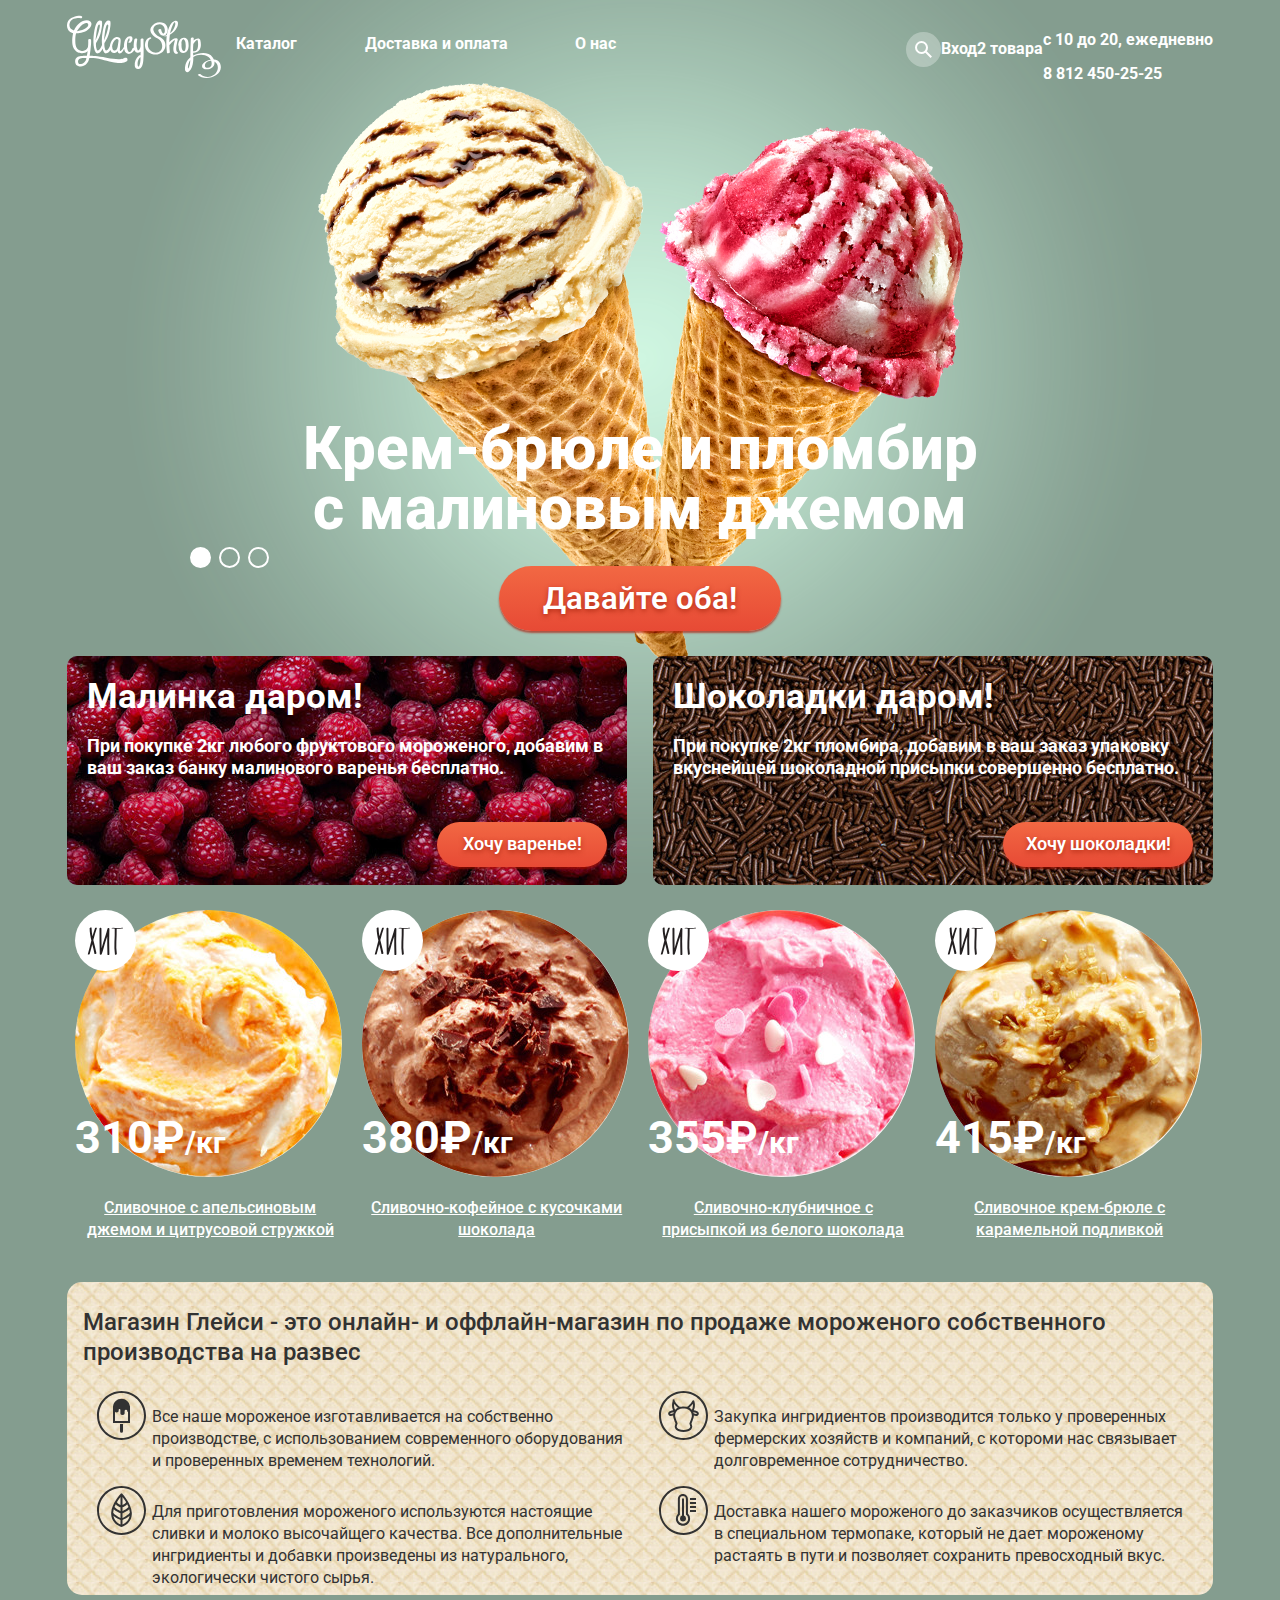
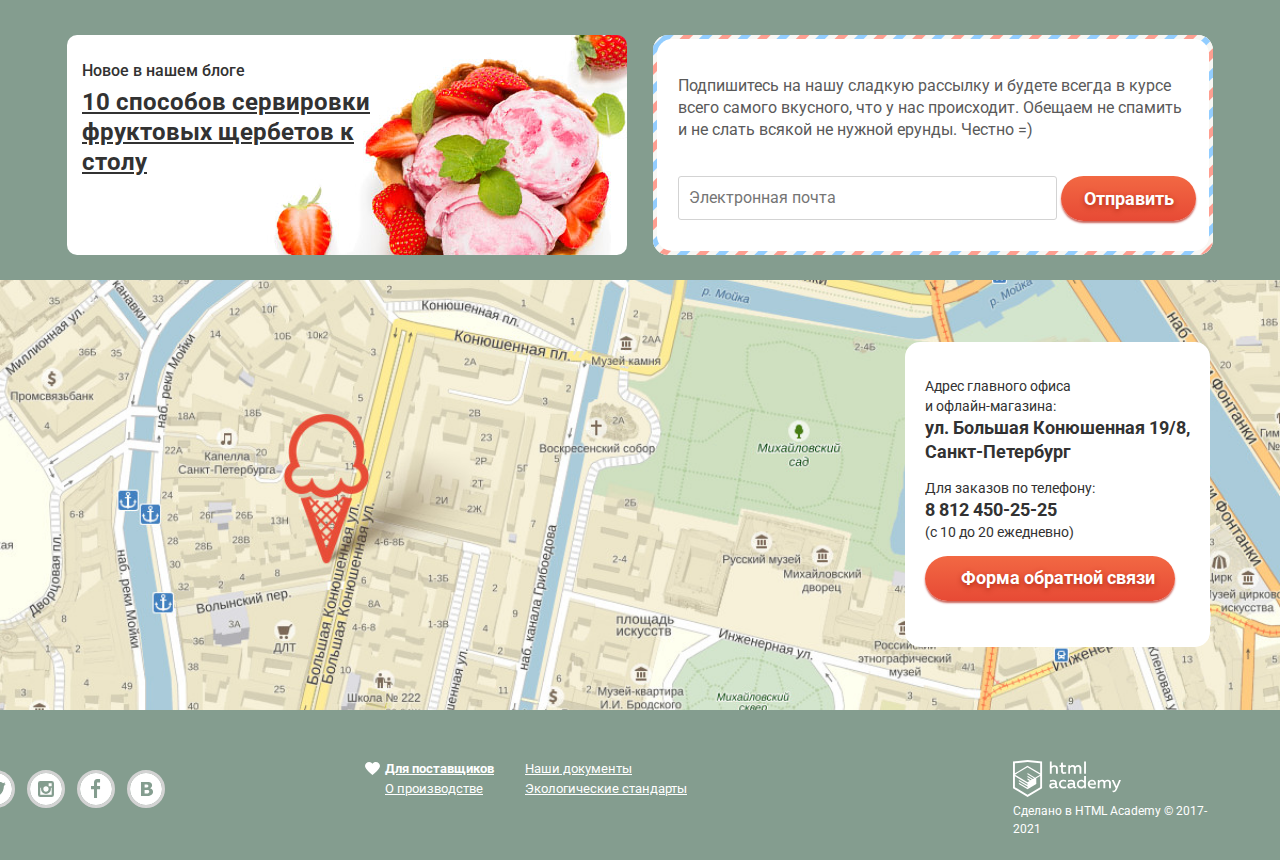
<file: index.html>
<!DOCTYPE html>
<html lang="ru">
  <head>
    <meta charset="utf-8">
    <title>HTML Academy: Глейси</title>
    <link href="https://fonts.googleapis.com/css?family=Roboto:400,500,700" rel="stylesheet">
    <link href="./css/normalize.css" rel="stylesheet">
    <link href="./css/style.css" rel="stylesheet">
  </head>
  <body>

      <input class="visually-hidden" type="radio" id="product-1" name="toggle" checked>
      <input class="visually-hidden" type="radio" id="product-2" name="toggle">
      <input class="visually-hidden" type="radio" id="product-3" name="toggle">

      <div class="site-wrapper">
        <div class="crop">
          <header class="main-header">
            <nav class="main-navigation">
              <a class="main-header-logo" href="index.html">
                <img src="./img/logo.svg" width="154" height="64" alt="Логотип сайта  мороженного Глейси">
              </a>
              <ul class="site-navigation">
                <li>
                  <a href="./catalog.html">Каталог</a>
                  <!-- <ul>
                    <li><a href="./new.html">Новинки</a></li>
                    <li><a href="./catalog.html">Сливочное</a></li>
                    <li><a href="#">Щербеты</a></li>
                    <li><a href="#">Фруктовый лед</a></li>
                    <li><a href="#">Мелорит</a></li>
                  </ul> -->
                </li>
                <li><a href="./shipping.html">Доставка и оплата</a></li>
                <li><a href="./about.html">О нас</a></li>
              </ul>
              <div class="find">
                <div class="loupe"></div>
                <!-- <form>
                  <label class="visually-hidden" for="header-search">Введите то,что хотите найти на сайте.</label>
                  <input type="search" name="search" placeholder="Что ищем?"
                  id="header-search">
                </form> -->
              </div>
              <ul class="user-navigation">
                <li class="login-link">Вход
                  <!-- <ul>
                    <li>
                      <form class="login-input" method="post" action="https://echo.htmlacademy.ru">
                        <label class="visually-hidden" for="login-email">Введите логин (ваша электронная почта)</label>
                        <input type="email" id="login-email" name="login" placeholder="Электронная почта">

                        <label class="visually-hidden" for="login-password">Введите пароль от сайта Глейси</label>
                        <input type="password" id="login-password" name="password" placeholder="Пароль">

                        <button type="submit">Войти</button>
                      </form>
                    </li>
                    <li><a href="./restore-password.html">Забыли пароль?</a></li>
                    <li><a href="./new-registration.html">Новая регистрация</a></li>
                  </ul> -->
                </li>
              </ul>
              <div class="recycle">
                <span class="trash">2 товара</span>
              </div>
              <div class="phone-number">
                <p>с 10 до 20, ежедневно</p>
                <a href="tel:+78124502525">8 812 450-25-25</a>
              </div>
            </nav>
          </header>

          <div class="container">
            <section class="slider">
              <div class="slider-controls">
                <label for="product-1">Первый</label>
                <label for="product-2">Второй</label>
                <label for="product-3">Третий</label>
              </div>
              <ul class="slider-list">
                <li class="slider-item slide" id="slide1">
                  <h3 class="slide-title">
                    Крем-брюле и пломбир с малиновым джемом
                  </h3>
                  <a class="button slide-button" href="#">Давайте оба!</a>
                </li>
                <li class="slider-item slide" id="slide2">
                  <h3 class="slide-title">
                    Шоколадный пломбир и лимонный сорбет
                  </h3>
                  <a class="button slide-button" href="#">Давайте оба!</a>
                </li>
                <li class="slider-item slide" id="slide3">
                  <h3 class="slide-title">
                    Пломбир с помадкой и клубничный щербет
                  </h3>
                  <a class="button slide-button" href="#">Давайте оба!</a>
                </li>
              </ul>
            </section>
          </div>
        </div>

    <main class="main-content">
      <h1 class="visually-hidden">Магазин мороженного "Глейси"</h1>
      <div class="crop">
        <section class="free">
          <h2 class="visually-hidden">Безвозмездно - то есть даром!</h2>
          <ul>
            <li class="strawberry">
              <h3>Малинка даром!</h3>
              <p>При покупке 2кг любого фруктового мороженого, добавим в ваш заказ
              банку малинового варенья бесплатно.</p>
              <a class="button" href="./catalog.html">Хочу варенье!</a>
            </li>
            <li class="chocolate">
              <h3>Шоколадки даром!</h3>
              <p>При покупке 2кг пломбира, добавим в ваш заказ упаковку
              вкуснейшей шоколадной присыпки совершенно бесплатно.</p>
              <a class="button" href="./catalog.html">Хочу шоколадки!</a>
            </li>
          </ul>
        </section>

        <section class="catalog">
          <h2 class="visually-hidden">Каталог мороженого</h2>
          <ul class="catalog-list">
            <li class="catalog-item hit">
              <img src="./img/item-1-1.jpg" width="267" height="267" alt="Фото мороженого">
              <p>310&#8381;<span class="kg">/кг</span></p>
              <p>Сливочное с апельсиновым джемом и цитрусовой стружкой</p>
            </li>
            <li class="catalog-item hit">
              <img src="./img/item-1-2.jpg" width="267" height="267" alt="Фото мороженого">
              <p>380&#8381;<span class="kg">/кг</span></p>
              <p>Сливочно-кофейное с кусочками шоколада</p>
            </li>
            <li class="catalog-item hit">
              <img src="./img/item-1-3.jpg" width="267" height="267" alt="Фото мороженого">
              <p>355&#8381;<span class="kg">/кг</span></p>
              <p>Сливочно-клубничное с<br>присыпкой из белого шоколада</p>
            </li>
            <li class="catalog-item hit">
              <img src="./img/item-1-4.jpg" width="267" height="267" alt="Фото мороженого">
              <p>415&#8381;<span class="kg">/кг</span></p>
              <p>Сливочное крем-брюле с карамельной подливкой</p>
            </li>
          </ul>
        </section>

        <section class="features">
          <h3>Магазин Глейси - это онлайн- и оффлайн-магазин по продаже
          мороженого собственного производства на развес</h3>
          <ul class="features-list">
            <li class="features-item">
              Все наше мороженое изготавливается на собственно производстве,
              с использованием современного оборудования и проверенных временем
              технологий.
            </li>
            <li class="features-item">
              Для приготовления мороженого используются настоящие сливки и
              молоко высочайщего качества. Все дополнительные ингридиенты и
              добавки произведены из натурального, экологически чистого сырья.
            </li>
            <li class="features-item">
              Закупка ингридиентов производится только у проверенных
              фермерских хозяйств и компаний, с котороми нас связывает
              долговременное сотрудничество.
            </li>
            <li class="features-item">
              Доставка нашего мороженого до заказчиков осуществляется в
              специальном термопаке, который не дает мороженому растаять в пути
              и позволяет сохранить превосходный вкус.
            </li>
          </ul>
        </section>

        <div class="two-columns">
          <section class="news">
            <h3>Новое в нашем блоге</h3>
            <a href="./news.html">
              10 способов сервировки<br>фруктовых щербетов к<br>столу
            </a>
            <!-- Незнаю правильно или нет, но тут сделал через br -->
          </section>

          <section class="dispatch">
            <div class="white-bg">
              <h3 class="visually-hidden">Рассылка наших новостей.</h3>
              <p>Подпишитесь на нашу сладкую рассылку и будете всегда в курсе всего
              самого вкусного, что у нас происходит. Обещаем не спамить и не слать
              всякой не нужной ерунды. Честно =)</p>
              <form class="dispatch-mail" method="post" action="https://echo.htmlacademy.ru">
                <label class="visually-hidden" for="dispatch-mail">Введите почту для подписки на нашу рассылку</label>
                <input type="email" name="user-email" size="50" placeholder="Электронная почта" id="dispatch-mail">
                <button class="button" type="submit">Отправить</button>
              </form>
            </div>
          </section>
        </div>
      </div>

      <!-- NOTE: Карта, Контакты, Модалка (обратная связь) -->
      <section class="contacts">

        <h3 class="visually-hidden">Наши контакты:</h3>

        <div class="yandex-map" id="map"></div>

        <div class="crop">
          <div class="address">

            <p>Адрес главного офиса<br>и офлайн-магазина:<br>
              <span class="bold">ул. Большая Конюшенная
                19/8, Санкт-Петербург</span>
            </p>
            <p>Для заказов по телефону:<br>
              <span class="bold">
                <a href="tel:+78124502525">8 812 450-25-25</a>
              </span>
              <br>(с 10 до 20 ежедневно)
            </p>

            <a class="button" href="./feedback.html">Форма обратной связи</a>

          </div>
        </div>
      </section>

      <section class="modal modal-contacts" id="feedback">
        <h3 class="visually-hidden">Обратная связь.</h3>
        <form class="modal-feedback" method="post" action="https://echo.htmlacademy.ru">

            <p class="feedback-header">Мы обязательно вам ответим!</p>

            <p>
              <label class="visually-hidden" for="your-name">Ваше имя.</label>
              <input type="text" name="user-name" size="30" placeholder="Как вас зовут?" id="your-name">
            </p>

            <p>
              <label class="visually-hidden" for="your-email">Ваш e-mail.</label>
              <input type="email" name="user-email" size="50" placeholder="Ваша почта для ответа?" id="your-email">
            </p>

            <p>
              <label class="visually-hidden" for="your-text">Напишите, о чем хотели бы нам рассказать.</label>
              <textarea name="user-text" cols="20" rows="4" placeholder="Напишите что-нибудь..." id="your-text"></textarea>
            </p>

            <p><button type="submit">Отправить</button></p>

        </form>
        <span class="modal-close"></span>
      </section>
    </main>

    <div class="modal-overlay"></div>

    <div class="crop">
    <footer class="main-footer">
        <div class="footer-social">
          <a class="social-button" href="https://twitter.com">
            <span class="visually-hidden">Твиттер</span>
          </a>
          <a class="social-button" href="https://instagram.com">
            <span class="visually-hidden">Инстаграм</span>
          </a>
          <a class="social-button" href="https://facebook.com">
            <span class="visually-hidden">Фейсбук</span>
          </a>
          <a class="social-button" href="https://vk.com">
            <span class="visually-hidden">Вконтакте</span>
          </a>
        </div>

        <div class="info">
          <ul class="info-list">
            <li class="info-item"><a href="./provider.html">Для поставщиков</a></li>
            <li class="info-item"><a href="./production.html">О производстве</a></li>
            <li class="info-item"><a href="./documents.html">Наши документы</a></li>
            <li class="info-item"><a href="./ecostandart.html">Экологические стандарты</a></li>
          </ul>
        </div>

        <div class="author">
          <a href="https://htmlacademy.ru">
            <img src="./img/logo-htmlacademy.svg" width="108" height="37" alt="Логотип HTML Academy">
            <p class="author-text">Сделано в HTML Academy &copy; 2017-2021</p>
          </a>
        </div>
    </footer>
    </div>
  </div>
  <script src="https://api-maps.yandex.ru/2.1/?lang=ru_RU"></script>
  <script src="./js/main.js"></script>
  </body>
</html>
</file>
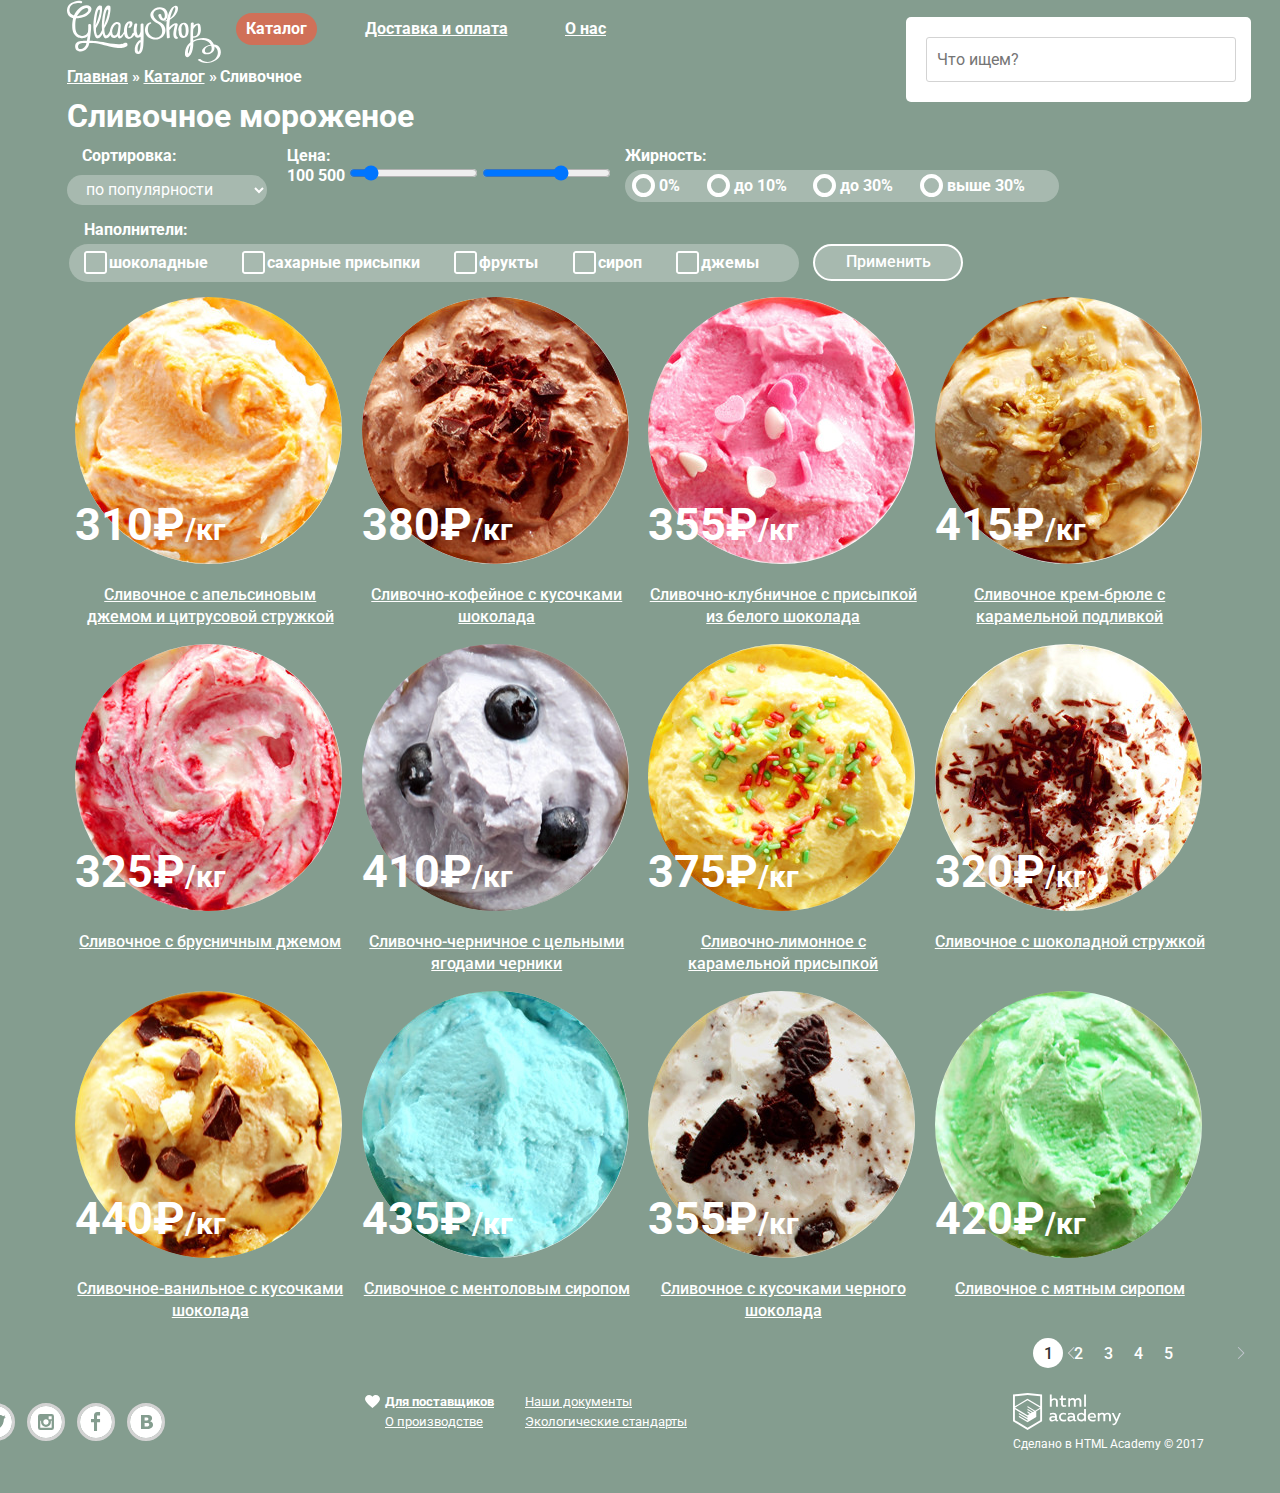
<file: catalog.html>
<!DOCTYPE html>
<html lang="ru">
  <head>
    <meta charset="utf-8">
    <title>HTML Academy: Глейси</title>
    <link href="https://fonts.googleapis.com/css?family=Roboto:400,500,700" rel="stylesheet">
    <link href="./css/normalize.css" rel="stylesheet">
    <link href="./css/style.css" rel="stylesheet">
  </head>
  <body>

  <div class="site-wrapper">
    <header class="main-header crop">

      <nav class="main-navigation">

        <a class="main-header-logo" href="index.html">
          <img src="./img/logo.svg" width="154" height="64"
            alt="Логотип сайта мороженного Глейси">
        </a>

        <!-- NOTE: Меню (левая половина) -->
        <ul class="site-navigation">
          <li class="help">

            <a class="menu current" href="./catalog.html">Каталог</a>

            <!-- NOTE: Подменю -->
            <ul class="submenu">

              <li><a href="./new.html">Новинки</a></li>
              <li><a class="current" href="./catalog.html">Сливочное</a></li>
              <li><a href="#">Щербеты</a></li>
              <li><a href="#">Фруктовый лед</a></li>
              <li><a href="#">Мелорит</a></li>

            </ul>
          </li>

          <li>
            <a class="menu" href="./shipping.html">Доставка и оплата</a>
          </li>

          <li>
            <a class="menu" href="./about.html">О нас</a>
          </li>
        </ul>

        <!-- NOTE: Меню (правая половина) -->
        <div class="find">
          <div class="search">
          <form>
            <label class="visually-hidden" for="header-search">Введите то,что хотите найти на сайте.</label>
            <input type="search" name="search" placeholder="Что ищем?"
            id="header-search">
          </form>
          </div>
        </div>

        <ul class="user-navigation">
          <li class="login-link">Вход
            <!-- <ul>
              <li>
                <form class="login-input" method="post" action="https://echo.htmlacademy.ru">
                  <label class="visually-hidden" for="login-email">Введите логин (ваша электронная почта)</label>
                  <input type="email" id="login-email" name="login" placeholder="Электронная почта">

                  <label class="visually-hidden" for="login-password">Введите пароль от сайта Глейси</label>
                  <input type="password" id="login-password" name="password" placeholder="Пароль">

                  <button type="submit">Войти</button>
                </form>
              </li>
              <li><a href="./restore-password.html">Забыли пароль?</a></li>
              <li><a href="./new-registration.html">Новая регистрация</a></li>
            </ul> -->
          </li>
        </ul>

        <div class="recycle">
          <span class="trash">2 товара</span>
        </div>

        <div class="phone-number">
          <p>с 10 до 20, ежедневно</p>
          <a href="tel:+78124502525">8 812 450-25-25</a>
        </div>

      </nav>
    </header>

    <main class="main-content crop">
      <ul class="breadcrumbs">
        <li class="crumbs"><a href="./index.html">Главная</a></li>
        <li class="crumbs"><a href="./catalog.html">Каталог</a></li>
        <li class="breadcrumbs-current">Сливочное</li>
      </ul>

      <h1>Сливочное мороженое</h1>

      <section class="filter">
        <h2 class="visually-hidden">Фильтр для поиска мороженого</h2>
        <form method="get" action="https://echo.htmlacademy.ru"
              oninput="price_min.value=slider_min.value;
              price_max.value=slider_max.value">

          <p class="filter-item item-1">
            <span>Сортировка:</span></br>
            <select name="sort">
              <option value="по популярности">по популярности</option>
              <option value="сначала недорогие">сначала недорогие</option>
              <option value="сначала дорогие">сначала дорогие</option>
              <option value="по жирности">по жирности</option>
            </select>
          </p>

          <p class="filter-item item-2">
            Цена<span class="visually-hidden"> (в руб.)</span>:<br>

            <label for="slider-min">
              <span class="visually-hidden">от </span>
              <output id="price_min">100</output>
            </label>

            <label for="slider-max">
              <span class="visually-hidden">до </span>
              <output id="price_max">500</output>
            </label>

            <input type="range" name="slider-min" id="slider_min"
              min="0" max="800" step="50" value="100">
            <input type="range" name="slider-max" id="slider_max"
              min="0" max="800" step="50" value="500">
          </p>

          <fieldset class="filter-item item-3">
            <legend>Жирность:</legend>
            <div class="fat">
              <label>
                <input type="radio" class="visually-hidden" name="fat-content" value="0">
                <span class="radio-indicator"></span>0%
              </label>
              <label>
                <input type="radio" class="visually-hidden" name="fat-content" value="<10">
                <span class="radio-indicator"></span>до 10%
              </label>
              <label>
                <input type="radio" class="visually-hidden" name="fat-content" value="<30">
                <span class="radio-indicator"></span>до 30%
              </label>
              <label>
                <input type="radio" class="visually-hidden" name="fat-content" value=">30">
                <span class="radio-indicator"></span>выше 30%
              </label>
            </div>
          </fieldset>

          <fieldset class="filter-item item-4">
            <legend>Наполнители:</legend>
            <div class="fillers">
              <label>
                <input type="checkbox" class="visually-hidden" name="fillers" value="шоколад">
                <span class="checkbox-indicator"></span>шоколадные
              </label>
              <label>
                <input type="checkbox" class="visually-hidden" name="fillers" value="сахар">
                <span class="checkbox-indicator"></span>сахарные присыпки
              </label>
              <label>
                <input type="checkbox" class="visually-hidden" name="fillers" value="фрукты">
                <span class="checkbox-indicator"></span>фрукты
              </label>
              <label>
                <input type="checkbox" class="visually-hidden" name="fillers" value="сироп">
                <span class="checkbox-indicator"></span>сироп
              </label>
              <label>
                <input type="checkbox" class="visually-hidden" name="fillers" value="джемы">
                <span class="checkbox-indicator"></span>джемы
              </label>
            </div>
          </fieldset>

          <p class="filter-item item-5">
            <button type="submit">Применить</button>
          </p>
        </form>
      </section>

      <section class="catalog">
        <h2 class="visually-hidden">Каталог мороженого</h2>
        <ul class="catalog-list">
          <li class="catalog-item">
            <img src="./img/item-1-1.jpg" width="267" height="267" alt="Фото мороженого">
            <p>310&#8381;<span class="kg">/кг</span></p>
            <p>Сливочное с апельсиновым джемом и цитрусовой стружкой</p>
          </li>
          <li class="catalog-item">
            <img src="./img/item-1-2.jpg" width="267" height="267" alt="Фото мороженого">
            <p>380&#8381;<span class="kg">/кг</span></p>
            <p>Сливочно-кофейное с кусочками шоколада</p>
          </li>
          <li class="catalog-item">
            <img src="./img/item-1-3.jpg" width="267" height="267" alt="Фото мороженого">
            <p>355&#8381;<span class="kg">/кг</span></p>
            <p>Сливочно-клубничное с присыпкой из белого шоколада</p>
          </li>
          <li class="catalog-item">
            <img src="./img/item-1-4.jpg" width="267" height="267" alt="Фото мороженого">
            <p>415&#8381;<span class="kg">/кг</span></p>
            <p>Сливочное крем-брюле с карамельной подливкой</p>
          </li>
          <li class="catalog-item">
            <img src="./img/item-2-1.jpg" width="267" height="267" alt="Фото мороженого">
            <p>325&#8381;<span class="kg">/кг</span></p>
            <p>Сливочное с брусничным джемом</p>
          </li>
          <li class="catalog-item">
            <img src="./img/item-2-2.jpg" width="267" height="267" alt="Фото мороженого">
            <p>410&#8381;<span class="kg">/кг</span></p>
            <p>Сливочно-черничное с цельными ягодами черники</p>
          </li>
          <li class="catalog-item">
            <img src="./img/item-2-3.jpg" width="267" height="267" alt="Фото мороженого">
            <p>375&#8381;<span class="kg">/кг</span></p>
            <p>Сливочно-лимонное с карамельной присыпкой</p>
          </li>
          <li class="catalog-item">
            <img src="./img/item-2-4.jpg" width="267" height="267" alt="Фото мороженого">
            <p>320&#8381;<span class="kg">/кг</span></p>
            <p>Сливочное с шоколадной стружкой</p>
          </li>
          <li class="catalog-item">
            <img src="./img/item-3-1.jpg" width="267" height="267" alt="Фото мороженого">
            <p>440&#8381;<span class="kg">/кг</span></p>
            <p>Сливочное-ванильное с кусочками шоколада</p>
          </li>
          <li class="catalog-item">
            <img src="./img/item-3-2.jpg" width="267" height="267" alt="Фото мороженого">
            <p>435&#8381;<span class="kg">/кг</span></p>
            <p>Сливочное с ментоловым сиропом</p>
          </li>
          <li class="catalog-item">
            <img src="./img/item-3-3.jpg" width="267" height="267" alt="Фото мороженого">
            <p>355&#8381;<span class="kg">/кг</span></p>
            <p>Сливочное с кусочками черного шоколада</p>
          </li>
          <li class="catalog-item">
            <img src="./img/item-3-4.jpg" width="267" height="267" alt="Фото мороженого">
            <p>420&#8381;<span class="kg">/кг</span></p>
            <p>Сливочное с мятным сиропом</p>
          </li>
        </ul>

        <ul class="pagination-list">
          <p class="visually-hidden">Навигация по страницам</p>
          <li class="pagination-item">
            <a href="#">
              <span class="visually-hidden">предыдущая страница</span>
            </a>
          </li>
          <li class="pagination-item pagination-current"><a href="#">1</a></li>
          <li class="pagination-item"><a href="#">2</a></li>
          <li class="pagination-item"><a href="#">3</a></li>
          <li class="pagination-item"><a href="#">4</a></li>
          <li class="pagination-item"><a href="#">5</a></li>
          <li class="pagination-item">
            <a href="#">
              <span class="visually-hidden">следующая страница<</span>
            </a>
          </li>
        </ul>

      </section>

    </main>

    <footer class="main-footer crop">
      <div class="footer-social">
        <a class="social-button" href="https://twitter.com">
          <span class="visually-hidden">Твиттер</span>
        </a>
        <a class="social-button" href="https://instagram.com">
          <span class="visually-hidden">Инстаграм</span>
        </a>
        <a class="social-button" href="https://facebook.com">
          <span class="visually-hidden">Фейсбук</span>
        </a>
        <a class="social-button" href="https://vk.com">
          <span class="visually-hidden">Вконтакте</span>
        </a>
      </div>

      <div class="info">
        <ul class="info-list">
          <li class="info-item"><a href="./provider.html">Для поставщиков</a></li>
          <li class="info-item"><a href="./production.html">О производстве</a></li>
          <li class="info-item"><a href="./documents.html">Наши документы</a></li>
          <li class="info-item"><a href="./ecostandart.html">Экологические стандарты</a></li>
        </ul>
      </div>

      <div class="author">
        <a href="https://htmlacademy.ru">
          <img src="./img/logo-htmlacademy.svg" width="108" height="37" alt="Логотип HTML Academy">
          <p class="author-text">Сделано в HTML Academy &copy; 2017</p>
        </a>
      </div>

    </footer>
  </div>
  </body>
</html>
</file>
<file: css/style.css>
/*NOTE: Общие стили*/
body {
  font-family: 'Roboto', 'Arial', sans-serif;
  font-weight: bold;
  font-size: 16px;
  line-height: 18px;
  color: #fff;

  margin: auto;
}

.visually-hidden {
  position: absolute;
  width: 1px;
  height: 1px;
  margin: -1px;
  border: 0;
  padding: 0;
  clip: rect(0 0 0 0);
  overflow: hidden;
}

a {
  text-decoration: none;
}

li {
  list-style-type: none;
}

ul {
  margin: 0;
  padding: 0;
}

/*NOTE: Меню (левая половина)*/
.site-navigation {
  width: 380px;
  height: 35px;
  box-sizing: border-box;

  display: flex;
  justify-content: space-between;
  align-items: center;
  position: relative;

  margin-left: 15px;
}

.site-navigation > li,
.site-navigation .find {
  padding-bottom: 11px;
}

.menu {
  padding-top: 7px;
  padding-bottom: 7px;
  padding-left: 10px;
  padding-right: 10px;

  text-decoration: underline;

  display: block;
}

.menu.current {
  border-radius: 25px;
  background-color: #d07058;

  text-decoration: none;
}

.menu:hover {
  border-radius: 25px;
  background-color: white;

  color: #323232;
  text-decoration: none;
}

.help:hover .submenu {
  display: flex;
  flex-direction: column;
  justify-content: space-around;
}

/*NOTE: Подменю */
/*FIXME: Исправить попадание через ховер*/
.submenu {
  display: none;
  position: absolute;
  top: 40px;
  left: 0;

  width: 145;
  height: 170;
  box-sizing: border-box;
  border-radius: 5px;
  background-color: white;

  font-weight: 400;

  padding-top: 5px;
  padding-bottom: 5px;

  z-index: 20;
}

.submenu a {
  display: block;

  padding-top: 10px;
  padding-bottom: 10px;
  padding-left: 15px;
  padding-right: 15px;
}

.site-navigation .submenu a:hover {
  background-color: #fbded7;
  color: #323232;
}

.submenu li:first-child {
  font-weight: 700;
  border-bottom: 1px solid lightgrey;
  /*TODO: Нижняя рамка не должна идти от края до края*/
}

.submenu .current {
  background: #d07058;
}

.site-navigation .submenu .current {
  color: white;
}

.site-navigation .submenu a {
  color: #323232;
}

.site-navigation .submenu a:active {
  background-color: #f6b5a5;
}

/*NOTE: Меню (правая половина)*/
.find {
  margin-left: auto;
  position: relative;

  background: rgba(255, 255, 255, 0.3) url('../img/loupe.svg') 50% 50% no-repeat;

  border-radius: 50%;

  width: 35px;
  height: 35px;
  box-sizing: border-box;

}

.search {
  width: 345px;
  height: 85px;

  background-color: white;

  border-radius: 5px;

  padding-left: 20px;
  padding-right: 20px;
  padding-top: 20px;
  padding-bottom: 20px;
  box-sizing: border-box;
}

.find input {
  width: 310px;
  height: 45px;

  border-radius: 3px;
  border: 1px solid lightgrey;

  padding-left: 10px;
}

.find:hover {
  background: white url('../img/loupe-black.svg') 50% 50% no-repeat;
}



/*
.loupe {
  width: 35px;
  height: 35px;

  background: url('../img/loupe.svg') no-repeat;
}*/

/*.user-navigation,
.recycle {
  font-weight: 500;
  font-size: 14px;
  line-height: 16px;
}

.phone-number p {
  font-size: 14px;
  line-height: 16px;
}

.phone-number a {
  font-size: 22px;
  line-height: 24px;
}

.phone-number {
  width: 100%;
  text-align: right;
  margin-top: -30px;
}



.user-navigation {
  width: 95px;
  height: 35px;
  border-radius: 25px;

  box-sizing: border-box;
  text-align: center;

}

.user-navigation {
  padding-left: 15px;
  margin: 0;
  padding-top: 10px;
  background: #afbfb6 url('../img/entrance.svg') 13px 9px no-repeat;
  margin-left: 15px;
}

.recycle {
  width: 120px;
  height: 35px;
  background: #afbfb6;
  border-radius: 25px;
  text-align: center;
  padding-top: 9px;
  box-sizing: border-box;
  padding-left: 15px;
  background: #fff url('../img/basket-red.svg') 13px 8px no-repeat;
  color: #323232;
  margin-left: 15px;
}*/

/* NOTE: Меню (общие правила) */
.main-header {
  padding-top: 15px;
  padding-bottom: 15px;
}
.main-header a {
  color: #fff;
}

.main-navigation {
  display: flex;
  flex-direction: row;
  flex-wrap: wrap;
  justify-content: space-between;
  align-items: center;
}

.main-navigation > a,
.main-navigation > ul,
/*.main-navigation > div */
{
  background-color: grey;
}

/* NOTE: Слайдер */
.site-wrapper {
  /*min-width: 940px;*/
  /* width: 1200px; */
  background-color: #849d8f;
  /* background-image: url("../img/main-icecream-1.png"); */
  background-repeat: no-repeat;
  background-position: top center;

  transition: background-image 0.5s ease, background-color 0.5s ease;
}

.site-wrapper::before,
.site-wrapper::after {
  content: "";

  visibility: hidden;
}

.site-wrapper::before {
  background-image: url("../img/main-icecream-2.png");
}

.site-wrapper::after {
  background-image: url("../img/main-icecream-3.png");
}

.container {
  width: 900px;
  margin: 0 auto;
  padding: 0 20px;
}

.slider {
  position: relative;

  padding-top: 321px;

  text-align: center;
  color: #ffffff;
}

.slider-list {
  margin: 0;
  padding: 0;

  list-style: none;
}

.slide {
  display: none;
}

.slide-title {
  width: 700px;
  margin: 0 auto;
  margin-bottom: 27px;

  font-size: 60px;
  line-height: 60px;
  font-weight: 800;
}

.button {
  display: inline-block;
  padding: 12px 44px;

  font-weight: 600;
  font-size: 31px;
  line-height: 41px;
  text-align: center;
  color: #ffffff;
  vertical-align: top;
  text-decoration: none;
  text-shadow: 0 2px 5px rgba(160, 32, 11, 0.76);

  background: #f26843;
  background: linear-gradient(to bottom, #f26843 0%, #e74a35 100%);
  border-radius: 50px;
  box-shadow: 0 2px 2px rgba(172, 16, 0, 0.64);
  border: none;

  cursor: pointer;
}

.button:hover {
  background: linear-gradient(to bottom, #f58669 0%, #ec6f5e 100%);
  box-shadow: 0 2px 2px rgba(172, 16, 0, 1);
}

.button:active {
  background: linear-gradient(to bottom, #d84732 0%, #e1613e 100%);
  box-shadow: inset 0 2px 2px rgba(172, 16, 0, 1);
}

.slider-controls {
  position: absolute;
  bottom: 63px;
  left: 0;
  z-index: 20;

  font-size: 0;
}

.slider-controls label {
  display: inline-block;
  width: 17px;
  height: 17px;
  margin-right: 8px;

  vertical-align: top;

  background-color: transparent;
  border: 2px solid #ffffff;
  border-radius: 50%;
  cursor: pointer;
}

#product-1:checked ~ .site-wrapper {
  background-color: #849d8f;
  background-image: url("../img/main-icecream-1.png");
}
#product-1:checked body {
  background-color: #849d8f;
}
#product-2:checked body {
  background-color: #8996a6;
}
#product-3:checked body {
  background-color: #9d8b84;
}

#product-2:checked ~ .site-wrapper {
  background-color: #8996a6;
  background-image: url("../img/main-icecream-2.png");
}

#product-3:checked ~ .site-wrapper {
  background-color: #9d8b84;
  background-image: url("../img/main-icecream-3.png");
}

#product-1:checked ~ .site-wrapper #slide1,
#product-2:checked ~ .site-wrapper #slide2,
#product-3:checked ~ .site-wrapper #slide3 {
  display: block;
}

#product-1:checked ~ .site-wrapper label[for="product-1"],
#product-2:checked ~ .site-wrapper label[for="product-2"],
#product-3:checked ~ .site-wrapper label[for="product-3"] {
  background-color: #ffffff;
}

.free h3 {
  font-size: 35px;
  line-height: 41px;
  margin-top: 20px;
  margin-bottom: 0;
}

.free p {
  font-size: 18px;
  line-height: 22px;
}

.free .button {
  font-size: 18px;
  line-height: 24px;
  float: right;
  width: 170px;
  height: 45px;
  border-radius: 25px;
  padding: 10px;
  box-sizing: border-box;
  text-align: center;
  margin-top: 25px;
}

.chocolate .button {
  width: 190px;
}

.free a {
  color: #fff;
}

.free .strawberry {
  width: 560px;
  min-height: 229px;
  border-radius: 10px;
  background: url("../img/strawberry.jpg") no-repeat;
  padding-left: 20px;
  padding-right: 20px;
  box-sizing: border-box;
}

.free .chocolate {
  width: 560px;
  min-height: 229px;
  border-radius: 10px;
  background: url("../img/chocolate.jpg") no-repeat;
  padding-left: 20px;
  padding-right: 20px;
  box-sizing: border-box;
}

.free ul{
  padding-left: 0;
}

.catalog-item p {
  font-size: 45px;
  line-height: 45px;
}

.catalog-item p + p {
  font-weight: 500;
  font-size: 16px;
  line-height: 22px;
  text-decoration: underline;
  text-align: center;
}

.catalog-item:hover p + p {
  text-decoration: none;
}

.catalog-item span {
  font-size: 30px;
  line-height: 45px;
}

.catalog-item img {
  border-radius: 50%;
}


.catalog-list .catalog-item {
  width: 270px;
  min-height: 300px;
}

.catalog-item {
  position: relative;
}

.hit p + p::before {
  content: "";
  position: absolute;
  top: 0;
  left: 0;
  width: 61px;
  height: 61px;
  background: url('../img/hit.svg') no-repeat;
}

.catalog-item p:first-of-type {
  position: absolute;
  top: 160px;
}


.catalog-list {
  padding-left: 0px;
}

.features h3 {
  font-weight: 500;
  font-size: 24px;
  line-height: 30px;
}

.features li {
  font-weight: 400;
  font-size: 16px;
  line-height: 22px;
  padding-left: 55px;
  padding-top: 15px;
  width: 480px;
  min-height: 80px;
}

.features {
  width: 100%;
  min-height: 300px;
  background: white url("../img/waffle.jpg") repeat;
  border-radius: 15px;
  margin: auto;
  margin-bottom: 40px;
  color: #323232;
  box-sizing: border-box;
  border: 1px solid rgba(0,0,0,0);
  padding-bottom: 5px;
  padding-left: 15px;
  padding-right: 5px;
}

.features-list li:nth-child(1) {
  background: url("../img/ice-cream.svg") no-repeat;
  order: 1;
}

.features-list li:nth-child(2) {
  background: url("../img/eco.svg") no-repeat;
  order: 3;
}

.features-list li:nth-child(3) {
  background: url("../img/cow.svg") no-repeat;
  order: 2;
}

.features-list li:nth-child(4) {
  background: url("../img/thermometer.svg") no-repeat;
  order: 4;
}

.features-list {
  margin-left: 0;
  padding-left: 0;
}

.news h3 {
  font-weight: 500;
  font-size: 16px;
  line-height: 22px;
  margin-top: 25px;
  margin-bottom: 5px;
}

.news a {
  font-weight: 700;
  font-size: 24px;
  line-height: 30px;
  color: inherit;
  text-decoration: underline;
}

.news {
  width: 560px;
  min-height: 220px;
  background: white url("../img/blog.jpg") no-repeat;
  border-radius: 10px;
  color: #323232;
  padding-left: 15px;
  padding-right: 15px;
  box-sizing: border-box;
}

.dispatch p {
  font-size: 16px;
  line-height: 22px;
  color: #5a5a5a;
  margin: auto;
  margin-top: 35px;
  margin-bottom: 35px;
  width: 510px;
  min-height: 60px;
}

.dispatch button {
  font-size: 18px;
  font-weight: 700;
  line-height: 24px;
  color: #fefefe;
  width: 135px;
  height: 45px;
  border-radius: 25px;
  text-align: center;
  box-sizing: border-box;
  padding: 0 0 0 0;
  /*При нажатии почему то синий аутлайн появляется,
  на других кнопках такого нет*/
}

.dispatch input[placeholder] {
  width: 365px;
  min-height: 40px;
  font-weight: 400;
  font-size: 16px;
  line-height: 24px;
  color: #999;
  border-radius: 3px;
  border: 1px solid lightgrey;
  padding-left: 10px;
  margin-left: 20px;
}

input[placeholder]:hover {
  border: 1px solid grey;
}

input[placeholder]:focus {
  border: 1px solid blue;
  color: #323232;
}

.dispatch {
  font-weight: 400;
  width: 560px;
  height: 220px;
  background: url("../img/bg-post.svg") no-repeat;
}

.two-columns{
  margin-bottom: 40px;
}

.dispatch .white-bg {
  width: 550px;
  min-height: 210px;
  background-color: #fff;
  border-radius: 15px;
  border: 1px solid rgba(0,0,0,0);
  margin: auto;
  margin-top: 4px;
}

.contacts .address {
  font-weight: 400;
  font-size: 14px;
  line-height: 20px;
  color: #323232;
}

.contacts .bold,
.contacts .button {
  font-weight: 700;
  font-size: 18px;
  line-height: 24px;
}

.contacts a:not(.button) {
  color: #323232;
}

.contacts .button {
  width: 250px;
  height: 45px;
  border-radius: 25px;
  padding: 10px;
  padding-left: 25px;
  box-sizing: border-box;
}

.contacts .button a {
  color: #fefefe;
}

/*NOTE: Яндекс карта*/
.yandex-map {
  width: 100%;
  height: 430px;

  background: #dbe0cf url(../img/map.jpg) 50% 50% no-repeat;
  background-size: cover;
}

.contacts {
  position: relative;

  height: 480px;
}

.crop {
  position: relative;

  width: 1200px;

  margin: auto;
  box-sizing: border-box;
  padding: 0 27px;
}

.address {
  width: 305px;
  min-height: 305px;
  box-sizing: border-box;

  border-radius: 15px;
  background-color: #fff;

  position: absolute;
  top: -368px;
  right: 30px;

  padding: 20px;
}

.feedback-header {
  font-weight: 500;
  font-size: 24px;
  line-height: 28px;
  color: #323232;

}

.modal-feedback input[placeholder] {
  font-weight: 400;
  font-size: 16px;
  line-height: 24px;
  color: #999;
}

.modal-feedback button {
  font-size: 18px;
  line-height: 24px;
  font-weight: 700;
  width: 140px;
  height: 45px;
  float: right;
  margin-right: 30px;
  background: linear-gradient(to top, #ee6140, #e74b35);
  border: 1px solid rgba(0,0,0,0);
  box-shadow: 0 4px 5px -1px grey;
  border-radius: 25px;
  padding: 5px;
  box-sizing: border-box;
  margin-bottom: 25px;
  color: white;
}

.modal-feedback input {
  width: 270px;
  height: 45px;
  border-radius: 5px;
  border: 1px solid lightgrey;
  padding-left: 15px;
}

.modal-feedback textarea {
  width: 405px;
  height: 140px;
  border-radius: 5px;
  border: 1px solid lightgrey;
  padding-left: 15px;
  padding-top: 15px;
}


.modal {
  display: none;
  width: 480px;
  min-height: 440px;
  background-color: #fff;
  border-radius: 15px;
  position: fixed;
  top: 50%;
  margin-top: -220px;
  left: 50%;
  margin-left: -240px;
  padding-left: 25px;
  box-sizing: border-box;

  z-index: 2;
}

.modal-overlay {
  display: none;
  position: fixed;
  top: 0;
  left: 0;
  width: 100%;
  height: 100%;
  background: rgba(0,0,0,0.5);
  z-index: 1;
}

.modal-close {
  position: fixed;
  width: 18px;
  height: 18px;
  top: 50%;
  left: 50%;
  margin-left: 200px;
  margin-top: -192px;
  background: url('../img/cross-big.svg') no-repeat;
  cursor: pointer;
}

.main-footer {
  padding-bottom: 30px;
}

.footer-social {
  position: relative;
}

.footer-social a:nth-child(1)::before {
  content: "";
  position: absolute;
  width: 32px;
  height: 32px;
  background: url("../img/twitter.svg") no-repeat;
  left: -90px;
  border: 3px solid lightgrey;
  border-radius: 50%;
  top: 10px;
}

.footer-social a:nth-child(2)::before {
  content: "";
  position: absolute;
  width: 32px;
  height: 32px;
  background: url("../img/instagram.svg") no-repeat;
  left: -40px;
  border: 3px solid lightgrey;
  border-radius: 50%;
  top: 10px;
}

.footer-social a:nth-child(3)::before {
  content: "";
  position: absolute;
  width: 32px;
  height: 32px;
  background: url("../img/fb.svg") no-repeat;
  left: 10px;
  border: 3px solid lightgrey;
  border-radius: 50%;
  top: 10px;
}

.footer-social a:nth-child(4)::before {
  content: "";
  position: absolute;
  width: 32px;
  height: 32px;
  background: url("../img/vk.svg") no-repeat;
  left: 60px;
  border: 3px solid lightgrey;
  border-radius: 50%;
  top: 10px;
}

.main-footer .info {
  font-weight: 400;
  font-size: 13px;
  line-height: 18px;
  width: 310px;
  height: 40px;
}

.info-list {
  margin-left: 0;
  padding-left: 0;
}

.info-list li:nth-child(1) {
  order: 1;
  width: 140px;
  height: 20px;
  position: relative;
}

.info-list li:nth-child(1)::before {
  content: "";
  position: absolute;
  width: 15px;
  height: 15px;
  left: -20px;
  top: 2px;
  background: url('../img/heart.svg') 0 0 no-repeat;
}

.info-list li:nth-child(2) {
  order: 3;
  width: 140px;
  height: 20px;
}

.info-list li:nth-child(3) {
  order: 2;
  width: 140px;
  height: 20px;
}

.info-list li:nth-child(4) {
  order: 4;
  width: 170px;
  height: 20px;
}

.info-list a {
  color: #fff;
  text-decoration: underline;
}

.main-footer .info-list li:first-child {
  font-size: 13px;
  line-height: 18px;
  font-weight: 700;
}

.main-footer .author {
  font-weight: 400;
  font-size: 12px;
  line-height: 18px;
  width: 200px;
  height: 70px;
}
.main-footer .author p {
  margin-top: 0;
  color: #fff;
}

.item-1 span {
  padding-left: 15px;
}

.item-1,
.item-2 {
  margin-top: 0;
}

.filter select {
  width: 200px;
  height: 30px;
  border: 0 solid black;
  border-radius: 25px;
  background: #a7b9af;
  padding-left: 15px;
  padding-right: 15px;
  margin-top: 10px;
  margin-right: 20px;
  color: white;
}

.item-3,
.item-4 {
  border: 0px solid black;
}

.item-3 .fat {
  width: 420px;
  border-radius: 25px;
  background: #a7b9af;
  padding: 7px;

  display: flex;
  flex-wrap: wrap;
  justify-content: space-around;
}

.item-4 .fillers {
  width: 710px;
  border-radius: 25px;
  background: #a7b9af;
  padding: 10px;

  display: flex;
  flex-wrap: wrap;
  justify-content: space-around;
}

.filter-item button {
  background: #a7b9af;
  width: 150px;
  height: 37px;
  border-radius: 25px;
  border: 2px solid white;
  margin-top: 7px;
  color: white;
  font-weight: 500;
}

.filter-item button:hover {
  color: black;
  background-color: white;
}

.radio-indicator {
  width: 15px;
  height: 15px;
  border-radius: 50%;
  border: 4px solid white;
}

.item-3 label {
  position: relative;
}

.fat span {
  position: absolute;
  left: -27px;
  top: -3px;
}

.fat input:checked + .radio-indicator {
  width: 15px;
  height: 15px;
  border-radius: 50%;
  border: 4px solid white;
  background: white;
  box-shadow: inset 0 0 0 4px #a7b9af;
}

.item-4 label {
  position: relative;
}

.item-4 {
  padding-left: 0;
}

.item-4 legend {
  padding-left: 15px;
}

.fillers span {
  width: 27px;
  height: 23px;
  position: absolute;
  background: url('../img/checkbox-off.svg') no-repeat;
  left: -25px;
  top: -3px;
}

.fillers input:checked + .checkbox-indicator {
  width: 27px;
  height: 23px;
  position: absolute;
  background: url('../img/checkbox-on.svg') no-repeat;
  left: -25px;
  top: -3px;
}

.pagination-list li {
  width: 30px;
  height: 30px;
  font-weight: 500;
  text-align: center;
  padding-top: 7px;
  box-sizing: border-box;
}

.pagination-list a {
  color: white;
}

.pagination-list {
  padding-left: 0;
  box-sizing: border-box;
  margin-right: 30px;
}

.pagination-current {
  border-radius: 50%;
  background-color: white;
  width: 30px;
  height: 30px;
}

.pagination-current a {
  color: #323232;
}

.pagination-list {
  position: relative;
}

.pagination-list li:first-of-type {
  position: absolute;
  left: 1000px;
  top: 9px;
  width: 12px;
  height: 12px;
  background: url('../img/icon-right-small-left.svg') no-repeat;
}

.pagination-list li:last-of-type {
  position: absolute;
  left: 1170px;
  top: 9px;
  width: 12px;
  height: 12px;
  background: url('../img/icon-right-small.svg') no-repeat;
}

.breadcrumbs {
  width: 235px;
  padding-left: 0;
}

.breadcrumbs a{
  color: white;
  text-decoration: underline;
}

.breadcrumbs a:hover{
  text-decoration: none;
}

.breadcrumbs li:nth-child(1)::after {
  content: " »";
}

.breadcrumbs li:nth-child(2)::after {
  content: " »";
}

.container,
.free,
.catalog,
.two-columns {
  margin-bottom: 25px;
}


/*Флексомания*/

/*main на флексах*/

.free ul {
  display: flex;
  justify-content: space-between;
}

.catalog-list {
  display: flex;
  justify-content: space-around;
  flex-wrap: wrap;
}

.features-list {
  display: flex;
  justify-content: space-around;
  flex-wrap: wrap;
}

.two-columns {
  display: flex;
  justify-content: space-between;
  flex-wrap: wrap;
}

/*footer на флексах*/

.main-footer {
  display: flex;
  justify-content: space-between;
  flex-wrap: wrap;
}

.info-list {
  display: flex;
  flex-wrap: wrap;
  justify-content: flex-start;
}
/*внутренняя страница на флексах*/

.breadcrumbs {
  display: flex;
  justify-content: space-between;
}

.filter form {
  display: flex;
  flex-wrap: wrap;
}

.pagination-list {
  display: flex;
  justify-content: flex-end;
}
</file>
